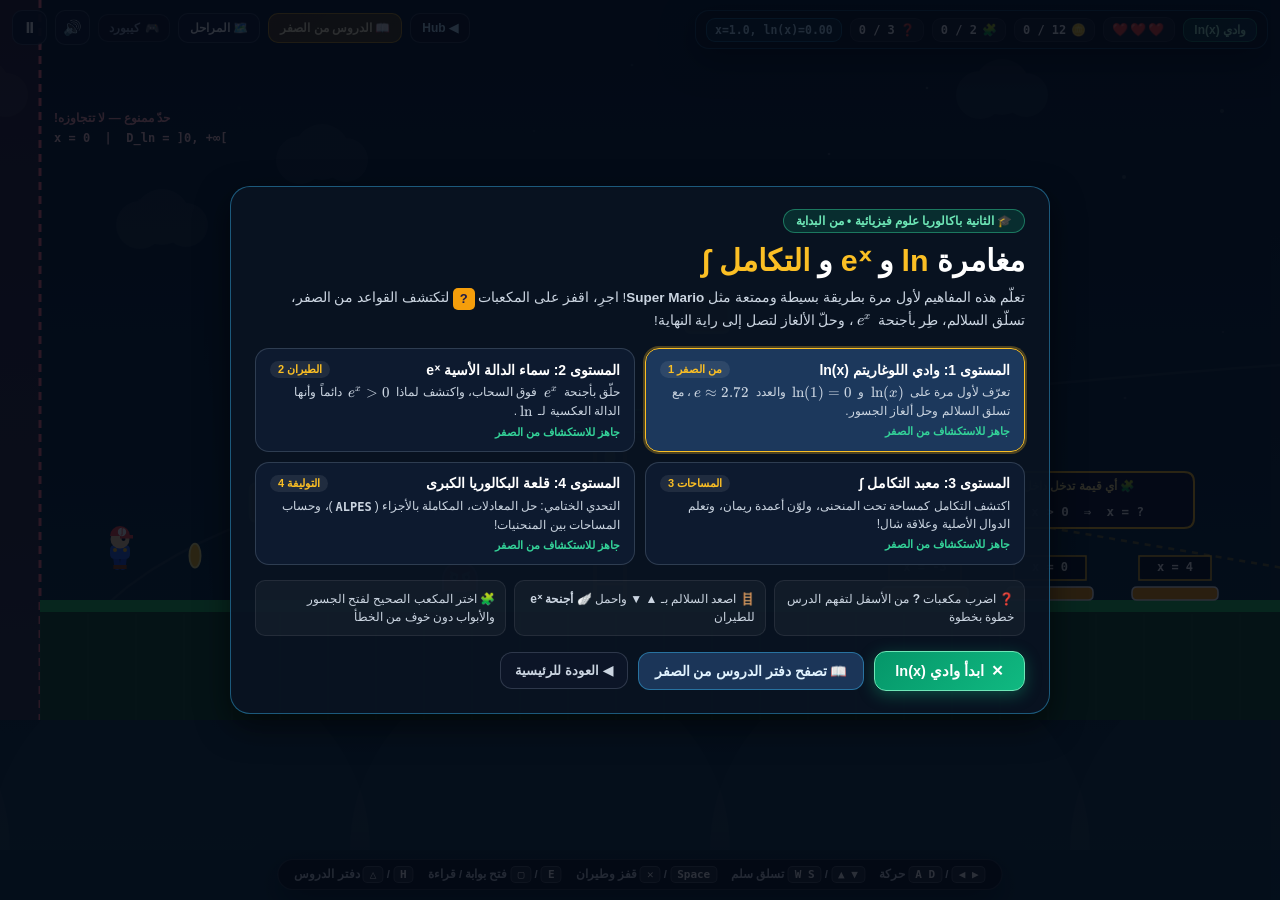
<file: games/ln-e-integral-quest/index.html>
<!DOCTYPE html>
<html lang="ar" dir="rtl">
<head>
  <meta charset="UTF-8" />
  <meta name="viewport" content="width=device-width, initial-scale=1.0, maximum-scale=1.0, user-scalable=no, viewport-fit=cover" />
  <title>مغامرة ln و e والتكامل — 2BAC علوم فيزيائية | Math Arcade</title>
  <meta name="description" content="لعبة منصات تعليمية بسيطة بأسلوب Super Mario (جري، تسلق، طيران، ألغاز) لتعلم الدالة اللوغاريتمية ln والدالة الأسية eˣ والتكامل من الصفر لتلاميذ الثانية باك علوم فيزيائية." />
  <link rel="stylesheet" href="../../shared/vendor/katex/katex.min.css" />
  <link rel="stylesheet" href="css/style.css" />
</head>
<body>
  <canvas id="gameCanvas" aria-label="ساحة مغامرة الرياضيات"></canvas>

  <!-- TOP HUD -->
  <header class="hud-bar" id="hudBar">
    <div class="hud-group hud-stats glass-panel">
      <div class="world-pill" id="hudWorldLabel">المستوى 1: وادي ln</div>

      <div class="stat-chip hearts-chip" title="قلوب الحياة">
        <span id="hudHearts" class="hearts-icons">❤️❤️❤️</span>
      </div>

      <div class="stat-chip" title="العملات الرياضية">
        <span class="chip-ico">🪙</span>
        <span id="hudCoins" class="math-ltr">0 / 12</span>
      </div>

      <div class="stat-chip" title="الألغاز المحلولة">
        <span class="chip-ico">🧩</span>
        <span id="hudPuzzles" class="math-ltr">0 / 2</span>
      </div>

      <div class="stat-chip" title="بطاقات الدروس المكتشفة">
        <span class="chip-ico">❓</span>
        <span id="hudLessons" class="math-ltr">0 / 3</span>
      </div>

      <div class="wing-meter hidden" id="hudWingWrap" title="طاقة أجنحة الطيران eˣ">
        <span class="wing-ico">🪽</span>
        <div class="wing-track">
          <div class="wing-fill" id="hudWingFill" style="width: 100%"></div>
        </div>
      </div>

      <div class="stat-chip coord-chip" id="hudCoordChip" title="إحداثياتك الحية على المنحنى">
        <span id="hudCoordMath" class="math-ltr">x=1, ln(1)=0</span>
      </div>
    </div>

    <div class="hud-group hud-actions">
      <a href="../../index.html?from=game" class="arcade-btn tool-btn hub-btn" id="btnHubTop" title="العودة إلى قائمة الألعاب">
        <span>◀ Hub</span>
      </a>

      <button type="button" class="arcade-btn tool-btn notebook-btn" id="btnOpenNotebook" title="دفتر الدروس من الصفر [H / △]">
        <span>📖 الدروس من الصفر</span>
      </button>

      <button type="button" class="arcade-btn tool-btn" id="btnLevelMenu" title="اختيار المستوى">
        <span>🗺️ المراحل</span>
      </button>

      <div class="gp-status disconnected" id="gpStatusPill" title="حالة يد التحكم">
        <span>🎮</span>
        <span id="gpStatusLabel">كيبورد</span>
      </div>

      <button type="button" class="arcade-btn icon-btn" id="btnToggleAudio" aria-label="تبديل الصوت" title="الصوت [M]">🔊</button>
      <button type="button" class="arcade-btn icon-btn" id="btnTogglePause" aria-label="إيقاف مؤقت" title="إيقاف مؤقت [Esc / P]">⏸</button>
    </div>
  </header>

  <!-- NON-BLOCKING EDUCATIONAL TOAST BANNER -->
  <div class="world-toast" id="worldToast" aria-live="polite"></div>

  <!-- CONTEXT PROMPT (when near ladder / gate / puzzle) -->
  <div class="context-pill hidden" id="contextPill"></div>

  <!-- DESKTOP COMPACT LEGEND -->
  <div class="desktop-legend glass-panel" id="desktopLegend">
    <span><kbd>◀ ▶</kbd> / <kbd>A D</kbd> حركة</span>
    <span><kbd>▲ ▼</kbd> / <kbd>W S</kbd> تسلق سلم</span>
    <span><kbd>Space</kbd> / <kbd>✕</kbd> قفز وطيران</span>
    <span><kbd>E</kbd> / <kbd>▢</kbd> فتح بوابة / قراءة</span>
    <span><kbd>H</kbd> / <kbd>△</kbd> دفتر الدروس</span>
  </div>

  <!-- TOUCH / ON-SCREEN MARIO CONTROLS (Mobile & Tablet + Clickable Quick Controls) -->
  <div class="touch-controls" id="touchControls">
    <div class="touch-dpad">
      <button type="button" class="pad-btn pad-up" id="btnTouchUp" aria-label="أعلى / تسلق">▲</button>
      <div class="pad-mid-row">
        <button type="button" class="pad-btn pad-right" id="btnTouchRight" aria-label="يمين">▶</button>
        <button type="button" class="pad-btn pad-left" id="btnTouchLeft" aria-label="يسار">◀</button>
      </div>
      <button type="button" class="pad-btn pad-down" id="btnTouchDown" aria-label="أسفل / تسلق">▼</button>
    </div>

    <div class="touch-actions">
      <button type="button" class="act-btn act-interact" id="btnTouchInteract" title="تفاعل / فتح البوابة [E / ▢]">
        <span class="ps-dot sq">▢</span>
        <small>تفاعل</small>
      </button>
      <button type="button" class="act-btn act-jump" id="btnTouchJump" title="قفز / طيران [Space / ✕]">
        <span class="ps-dot cross">✕</span>
        <small id="touchJumpLabel">قفز</small>
      </button>
    </div>
  </div>

  <!-- =======================================================================
       1. START & WORLD SELECT MODAL
       ======================================================================= -->
  <section class="modal-backdrop" id="startModal" role="dialog" aria-modal="true" aria-labelledby="startTitle">
    <div class="modal-card start-card glass-panel">
      <div class="start-hero">
        <div class="hero-badge">🎓 الثانية باكالوريا علوم فيزيائية • من البداية</div>
        <h1 class="modal-title" id="startTitle">مغامرة <span>ln</span> و <span>eˣ</span> و <span>التكامل ∫</span></h1>
        <p class="modal-lead">
          تعلّم هذه المفاهيم لأول مرة بطريقة بسيطة وممتعة مثل <strong>Super Mario</strong>! اجرِ، اقفز على المكعبات <span class="q-inline">?</span> لتكتشف القواعد من الصفر، تسلّق السلالم، طِر بأجنحة <span data-katex="e^x"></span>، وحلّ الألغاز لتصل إلى راية النهاية!
        </p>
      </div>

      <div class="world-grid" id="worldGrid">
        <!-- Populated dynamically by game.js -->
      </div>

      <div class="quick-how-row">
        <div class="how-chip">❓ اضرب مكعبات <strong>?</strong> من الأسفل لتفهم الدرس خطوة بخطوة</div>
        <div class="how-chip">🪜 اصعد السلالم بـ <strong>▲ ▼</strong> واحمل <strong>🪽 أجنحة eˣ</strong> للطيران</div>
        <div class="how-chip">🧩 اختر المكعب الصحيح لفتح الجسور والأبواب دون خوف من الخطأ</div>
      </div>

      <div class="start-footer-actions">
        <button type="button" class="arcade-btn btn-primary" id="btnStartAdventure">
          <span>✕</span>
          <span id="btnStartLabel">ابدأ المستوى 1 (من الصفر!)</span>
        </button>

        <button type="button" class="arcade-btn btn-secondary" id="btnOpenNotebookFromStart">
          <span>📖 تصفح دفتر الدروس من الصفر</span>
        </button>

        <a href="../../index.html?from=game" class="arcade-btn btn-ghost">
          <span>◀ العودة للرئيسية</span>
        </a>
      </div>
    </div>
  </section>

  <!-- =======================================================================
       2. MINI LESSON DISCOVERY MODAL (? Block Bump)
       ======================================================================= -->
  <section class="modal-backdrop hidden" id="lessonModal" role="dialog" aria-modal="true" aria-labelledby="lessonTitle">
    <div class="modal-card lesson-card glass-panel">
      <div class="lesson-top-row">
        <span class="lesson-pill" id="lessonPill">✨ اكتشاف جديد من الصفر</span>
        <span class="lesson-step" id="lessonStepTag">بطاقة 1 / 3</span>
      </div>

      <h2 class="modal-title small-title" id="lessonTitle">عنوان الدرس</h2>

      <div class="lesson-layout">
        <div class="lesson-text-col">
          <div class="lesson-body" id="lessonBody"></div>
          <div class="lesson-formula-box" id="lessonFormulaBox"></div>
          <div class="lesson-example-box" id="lessonExampleBox"></div>
        </div>
        <div class="lesson-visual-col">
          <canvas id="lessonCanvas" width="320" height="210"></canvas>
          <div class="canvas-caption" id="lessonCanvasCaption">رسم توضيحي</div>
        </div>
      </div>

      <div class="modal-footer-end">
        <button type="button" class="arcade-btn btn-primary" id="btnCloseLesson">
          <span>✕</span>
          <span>فهمت! متابعة المغامرة [Space / Enter]</span>
        </button>
      </div>
    </div>
  </section>

  <!-- =======================================================================
       3. INTERACTIVE CASTLE GATE PUZZLE MODAL
       ======================================================================= -->
  <section class="modal-backdrop hidden" id="gatePuzzleModal" role="dialog" aria-modal="true" aria-labelledby="gatePuzzleTitle">
    <div class="modal-card gate-card glass-panel">
      <div class="lesson-top-row">
        <span class="lesson-pill puzzle-pill" id="gateWorldBadge">🏰 لغز بوابة القلعة</span>
        <span class="lesson-step" id="gateStepBadge">التحدي 1 / 2</span>
      </div>

      <h2 class="modal-title small-title" id="gatePuzzleTitle">افتح البوابة للوصول إلى الراية!</h2>

      <div class="gate-visual-box">
        <canvas id="gateCanvas" width="460" height="140"></canvas>
        <div class="gate-slider-row hidden" id="gateSliderRow">
          <label for="gateSlider" id="gateSliderLabel">حرّك المستطيلات لترى المساحة:</label>
          <input type="range" id="gateSlider" min="1" max="12" value="4" />
          <span class="math-ltr" id="gateSliderVal">n = 4</span>
        </div>
      </div>

      <div class="gate-prompt" id="gatePrompt"></div>

      <div class="gate-options" id="gateOptions">
        <button type="button" class="arcade-btn gate-opt-btn" id="gateOpt0" data-idx="0">
          <span class="ps-dot cross">✕</span>
          <span class="opt-label"></span>
        </button>
        <button type="button" class="arcade-btn gate-opt-btn" id="gateOpt1" data-idx="1">
          <span class="ps-dot circle">◯</span>
          <span class="opt-label"></span>
        </button>
        <button type="button" class="arcade-btn gate-opt-btn" id="gateOpt2" data-idx="2">
          <span class="ps-dot sq">▢</span>
          <span class="opt-label"></span>
        </button>
        <button type="button" class="arcade-btn gate-opt-btn" id="gateOpt3" data-idx="3">
          <span class="ps-dot tri">△</span>
          <span class="opt-label"></span>
        </button>
      </div>

      <div class="gate-hint hidden" id="gateHintBox"></div>
      <div class="gate-feedback hidden" id="gateFeedbackBox"></div>

      <div class="gate-footer">
        <button type="button" class="arcade-btn btn-secondary" id="btnGateHint">
          <span>💡 تلميح وشرح بسيط [H / R1]</span>
        </button>
        <button type="button" class="arcade-btn btn-ghost" id="btnGateClose">
          <span>العودة للمرحلة [Esc]</span>
        </button>
      </div>
    </div>
  </section>

  <!-- =======================================================================
       4. STUDY NOTEBOOK MODAL (دفتر الدروس من الصفر)
       ======================================================================= -->
  <section class="modal-backdrop hidden" id="notebookModal" role="dialog" aria-modal="true" aria-labelledby="notebookTitle">
    <div class="modal-card notebook-card glass-panel">
      <div class="notebook-header">
        <h2 class="modal-title small-title" id="notebookTitle">📖 دفتر الدروس من الصفر — <span>2BAC علوم فيزيائية</span></h2>
        <button type="button" class="arcade-btn icon-btn" id="btnCloseNotebook" aria-label="إغلاق">✕</button>
      </div>

      <div class="notebook-tabs" id="notebookTabs">
        <button type="button" class="arcade-btn nb-tab active" data-tab="ln">1. الدالة ln(x)</button>
        <button type="button" class="arcade-btn nb-tab" data-tab="exp">2. الدالة الأسية eˣ</button>
        <button type="button" class="arcade-btn nb-tab" data-tab="integral">3. التكامل ∫</button>
        <button type="button" class="arcade-btn nb-tab" data-tab="cheatsheet">4. ملخص القواعد</button>
      </div>

      <div class="notebook-content" id="notebookContent">
        <!-- Rendered with KaTeX by game.js -->
      </div>

      <div class="modal-footer-end">
        <button type="button" class="arcade-btn btn-primary" id="btnReturnFromNotebook">
          <span>✕ العودة للمغامرة</span>
        </button>
      </div>
    </div>
  </section>

  <!-- =======================================================================
       5. PAUSE MODAL
       ======================================================================= -->
  <section class="modal-backdrop hidden" id="pauseModal" role="dialog" aria-modal="true" aria-labelledby="pauseTitle">
    <div class="modal-card pause-card glass-panel">
      <h2 class="modal-title small-title" id="pauseTitle">إيقاف مؤقت ⏸</h2>
      <p class="modal-lead">خذ وقتك! يمكنك مراجعة الدروس أو تبديل المستوى في أي لحظة.</p>

      <div class="pause-stack">
        <button type="button" class="arcade-btn btn-primary pause-item" id="btnPauseResume">✕ استئناف اللعب [Esc]</button>
        <button type="button" class="arcade-btn btn-secondary pause-item" id="btnPauseNotebook">📖 فتح دفتر الدروس من الصفر</button>
        <button type="button" class="arcade-btn btn-secondary pause-item" id="btnPauseLevels">🗺️ اختيار مستوى آخر (1–4)</button>
        <button type="button" class="arcade-btn btn-secondary pause-item" id="btnPauseRestart">🔄 إعادة هذا المستوى</button>
        <a href="../../index.html?from=game" class="arcade-btn btn-ghost pause-item">◀ العودة إلى Math Arcade Hub</a>
      </div>
    </div>
  </section>

  <!-- =======================================================================
       6. LEVEL VICTORY MODAL
       ======================================================================= -->
  <section class="modal-backdrop hidden" id="victoryModal" role="dialog" aria-modal="true" aria-labelledby="victoryTitle">
    <div class="modal-card victory-card glass-panel">
      <div class="victory-stars" id="victoryStars">⭐⭐⭐</div>
      <h2 class="modal-title" id="victoryTitle">أحسنت! أنهيت المستوى! 🎉</h2>
      <p class="modal-lead" id="victorySubtitle"></p>

      <div class="victory-stats">
        <div class="v-stat">
          <small>العملات</small>
          <strong id="vCoins" class="math-ltr">12 / 12</strong>
        </div>
        <div class="v-stat">
          <small>الدروس المكتشفة</small>
          <strong id="vLessons" class="math-ltr">3 / 3</strong>
        </div>
        <div class="v-stat">
          <small>الألغاز المحلولة</small>
          <strong id="vPuzzles" class="math-ltr">2 / 2</strong>
        </div>
      </div>

      <div class="takeaways-box" id="victoryTakeaways"></div>

      <div class="start-footer-actions">
        <button type="button" class="arcade-btn btn-primary" id="btnNextLevel">
          <span>✕</span>
          <span id="btnNextLevelLabel">الانتقال للمستوى التالي ▶</span>
        </button>
        <button type="button" class="arcade-btn btn-secondary" id="btnVictoryLevels">🗺️ المراحل</button>
        <a href="../../index.html?from=game" class="arcade-btn btn-ghost">◀ القائمة الرئيسية</a>
      </div>
    </div>
  </section>

  <script src="../../shared/vendor/katex/katex.min.js"></script>
  <script src="../../shared/katex-kit.js"></script>
  <script src="js/lessons.js"></script>
  <script src="js/levels.js"></script>
  <script src="js/audio.js"></script>
  <script src="js/controls.js"></script>
  <script src="js/renderer.js"></script>
  <script src="js/game.js"></script>
</body>
</html>
</file>
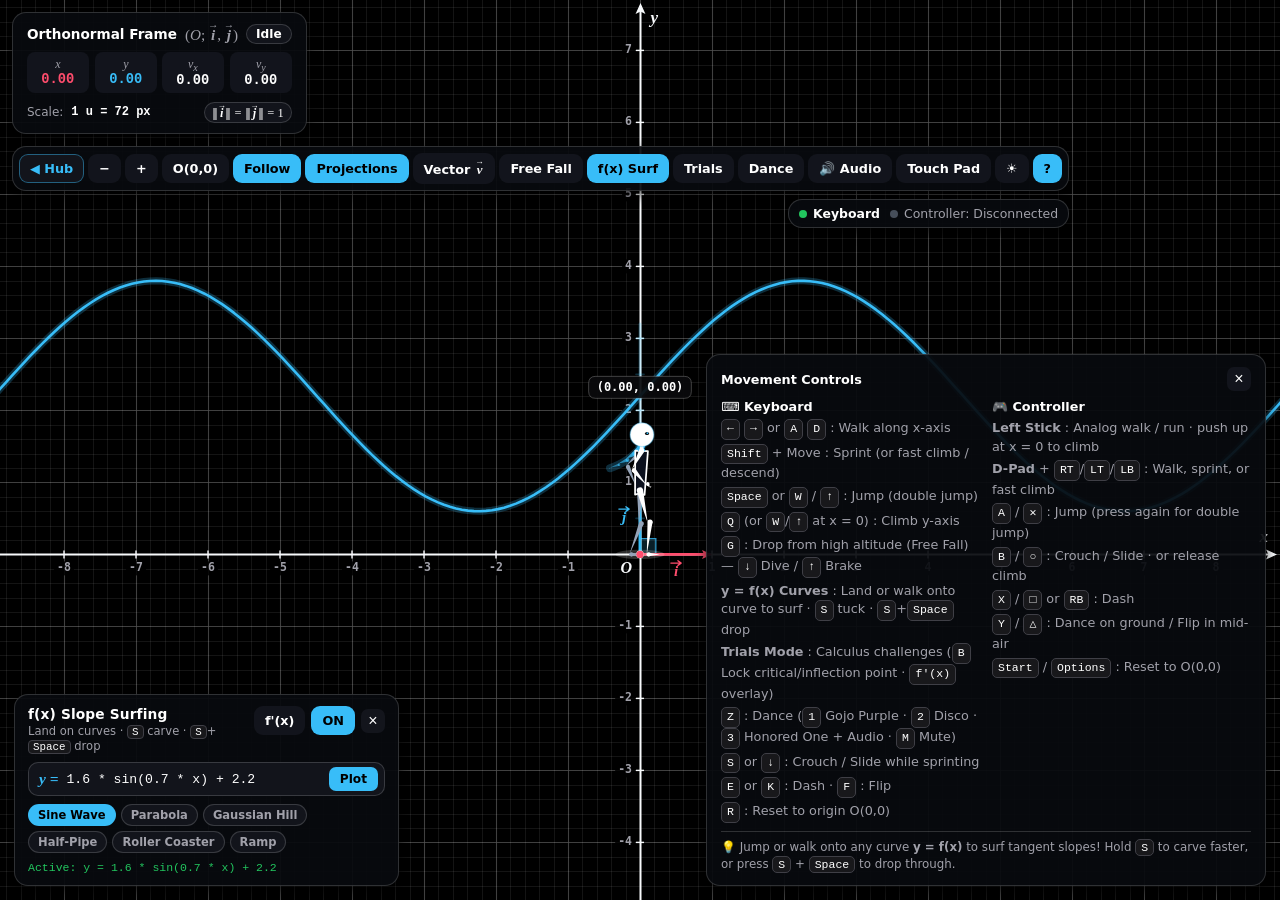
<file: games/stickman-cartesian-game/index.html>
<!DOCTYPE html>
<html lang="en" dir="ltr">
<head>
  <meta charset="UTF-8" />
  <meta name="viewport" content="width=device-width, initial-scale=1.0, maximum-scale=1.0, user-scalable=no" />
  <title>Stickman · Orthonormal Cartesian Frame — Math Arcade</title>
  <link rel="stylesheet" href="css/style.css" />
</head>
<body class="theme-black">
  <div id="app">
    <canvas id="gridCanvas" aria-hidden="true"></canvas>
    <canvas id="gameCanvas" aria-label="Playfield - Orthonormal Cartesian Coordinate System"></canvas>

    <!-- Top HUD Bar -->
    <header class="hud-top">
      <!-- Live Math Coordinates & Physics Card -->
      <section class="hud-card telemetry-card" aria-label="Coordinates & Motion">
        <div class="card-header">
          <span class="badge-title">Orthonormal Frame</span>
          <span class="math-basis">(<i>O</i>; <span class="vec">i</span>, <span class="vec">j</span>)</span>
          <span id="stateBadge" class="state-badge">Idle</span>
        </div>

        <div class="telemetry-grid">
          <div class="metric">
            <span class="metric-label">x</span>
            <span id="coordX" class="metric-value accent-x">0.00</span>
          </div>
          <div class="metric">
            <span class="metric-label">y</span>
            <span id="coordY" class="metric-value accent-y">0.00</span>
          </div>
          <div class="metric">
            <span class="metric-label">v<sub>x</sub></span>
            <span id="velX" class="metric-value">0.00</span>
          </div>
          <div class="metric">
            <span class="metric-label">v<sub>y</sub></span>
            <span id="velY" class="metric-value">0.00</span>
          </div>
        </div>

        <div class="scale-row">
          <span class="scale-label">Scale:</span>
          <span id="scaleInfo" class="scale-value">1 u = 72 px</span>
          <span class="ortho-pill" title="Perpendicular axes with equal unit basis lengths">‖<span class="vec">i</span>‖ = ‖<span class="vec">j</span>‖ = 1</span>
        </div>
      </section>

      <!-- Toolbar & Input Status -->
      <div class="hud-right-stack">
        <nav class="hud-card toolbar-card" aria-label="View Controls">
          <a href="../../index.html?from=game" class="tool-btn hub-back-btn" title="Back to Math Arcade Hub" aria-label="Back to Math Arcade Hub">◀ Hub</a>
          <button id="btnZoomOut" class="tool-btn" title="Zoom Out (-)" aria-label="Zoom Out">−</button>
          <button id="btnZoomIn" class="tool-btn" title="Zoom In (+)" aria-label="Zoom In">+</button>
          <button id="btnReset" class="tool-btn" title="Reset to Origin O(0,0) (R)" aria-label="Reset to O(0, 0)">O(0,0)</button>
          <button id="btnFollow" class="tool-btn active" title="Auto-Follow Camera (C)" aria-pressed="true">Follow</button>
          <button id="btnProjections" class="tool-btn active" title="Show (x, y) Projections (P)" aria-pressed="true">Projections</button>
          <button id="btnVelocity" class="tool-btn" title="Show Velocity Vector v (V)" aria-pressed="false">Vector <span class="vec">v</span></button>
          <button id="btnFreeFall" class="tool-btn" title="Drop from Altitude for Free Fall (G)">Free Fall</button>
          <button id="btnFunc" class="tool-btn active" title="Toggle Function Plotter Panel" aria-pressed="true">f(x) Surf</button>
          <button id="btnTrials" class="tool-btn" title="Derivative Mastery Challenges" aria-pressed="false">Trials</button>
          <button id="btnDance" class="tool-btn" title="Toggle Dance (Z)" aria-pressed="false">Dance</button>
          <button id="btnAudio" class="tool-btn" title="Mute/Unmute Honored One Audio (M)" aria-pressed="false" aria-label="Dance 3 Audio" data-audio-state="idle">🔊 Audio</button>
          <button id="btnTouchPad" class="tool-btn" title="Toggle On-Screen Touch Controls" aria-pressed="false">Touch Pad</button>
          <button id="btnTheme" class="tool-btn" title="Toggle Theme (T)" aria-label="Toggle Theme">☀️</button>
          <button id="btnHelp" class="tool-btn active" title="Controls Guide (H)" aria-pressed="true">?</button>
        </nav>

        <!-- Input Device Status -->
        <div class="hud-card input-status-card">
          <div class="input-pill" id="keyboardPill">
            <span class="status-dot active" id="kbDot"></span>
            <span>Keyboard</span>
          </div>
          <div class="input-pill" id="gamepadPill">
            <span class="status-dot" id="gpDot"></span>
            <span id="gpLabel">Controller: Disconnected</span>
          </div>
          <!-- Mini live gamepad visualizer when connected -->
          <div id="gpMonitor" class="gp-monitor hidden" aria-hidden="true">
            <div class="gp-stick-box">
              <div class="gp-stick-dot" id="gpStickDot"></div>
            </div>
            <div class="gp-buttons-mini">
              <span class="gp-btn" id="gpBtnA">A</span>
              <span class="gp-btn" id="gpBtnB">B</span>
              <span class="gp-btn" id="gpBtnX">X</span>
              <span class="gp-btn" id="gpBtnY">Y</span>
              <span class="gp-btn" id="gpBtnRun">RT</span>
            </div>
          </div>
        </div>
      </div>
    </header>

    <!-- Collapsible Controls Legend -->
    <aside id="helpPanel" class="hud-card help-panel" aria-label="Controls Guide">
      <div class="help-header">
        <strong>Movement Controls</strong>
        <button id="btnCloseHelp" class="close-mini" aria-label="Close">×</button>
      </div>
      <div class="help-columns">
        <div class="help-col">
          <div class="help-col-title">⌨️ Keyboard</div>
          <ul>
            <li><kbd>←</kbd> <kbd>→</kbd> or <kbd>A</kbd> <kbd>D</kbd> : Walk along x-axis</li>
            <li><kbd>Shift</kbd> + Move : Sprint (or fast climb / descend)</li>
            <li><kbd>Space</kbd> or <kbd>W</kbd> / <kbd>↑</kbd> : Jump (double jump)</li>
            <li><kbd>Q</kbd> (or <kbd>W</kbd>/<kbd>↑</kbd> at x = 0) : Climb y-axis</li>
            <li><kbd>G</kbd> : Drop from high altitude (Free Fall) — <kbd>↓</kbd> Dive / <kbd>↑</kbd> Brake</li>
            <li><b>y = f(x) Curves</b> : Land or walk onto curve to surf · <kbd>S</kbd> tuck · <kbd>S</kbd>+<kbd>Space</kbd> drop</li>
            <li><b>Trials Mode</b> : Calculus challenges (<kbd>B</kbd> Lock critical/inflection point · <kbd>f'(x)</kbd> overlay)</li>
            <li><kbd>Z</kbd> : Dance (<kbd>1</kbd> Gojo Purple · <kbd>2</kbd> Disco · <kbd>3</kbd> Honored One + Audio · <kbd>M</kbd> Mute)</li>
            <li><kbd>S</kbd> or <kbd>↓</kbd> : Crouch / Slide while sprinting</li>
            <li><kbd>E</kbd> or <kbd>K</kbd> : Dash · <kbd>F</kbd> : Flip</li>
            <li><kbd>R</kbd> : Reset to origin O(0,0)</li>
          </ul>
        </div>
        <div class="help-col">
          <div class="help-col-title">🎮 Controller</div>
          <ul>
            <li><b>Left Stick</b> : Analog walk / run · push up at x = 0 to climb</li>
            <li><b>D-Pad</b> + <kbd>RT</kbd>/<kbd>LT</kbd>/<kbd>LB</kbd> : Walk, sprint, or fast climb</li>
            <li><kbd>A</kbd> / <kbd>✕</kbd> : Jump (press again for double jump)</li>
            <li><kbd>B</kbd> / <kbd>○</kbd> : Crouch / Slide · or release climb</li>
            <li><kbd>X</kbd> / <kbd>□</kbd> or <kbd>RB</kbd> : Dash</li>
            <li><kbd>Y</kbd> / <kbd>△</kbd> : Dance on ground / Flip in mid-air</li>
            <li><kbd>Start</kbd> / <kbd>Options</kbd> : Reset to O(0,0)</li>
          </ul>
        </div>
      </div>
      <div class="help-footer">
        💡 Jump or walk onto any curve <b>y = f(x)</b> to surf tangent slopes! Hold <kbd>S</kbd> to carve faster, or press <kbd>S</kbd> + <kbd>Space</kbd> to drop through.
      </div>
    </aside>

    <!-- Optional On-Screen Virtual Controller -->
    <div id="virtualPad" class="virtual-pad hidden" aria-label="Virtual Touch Controls">
      <div class="vpad-left">
        <button class="vbtn" data-action="left" aria-label="Left">◀</button>
        <button class="vbtn" data-action="up" aria-label="Climb / Up">▲</button>
        <button class="vbtn" data-action="down" aria-label="Crouch / Down">▼</button>
        <button class="vbtn" data-action="right" aria-label="Right">▶</button>
      </div>
      <div class="vpad-right">
        <button class="vbtn vbtn-pill" data-action="sprint">RUN</button>
        <button class="vbtn vbtn-action" data-action="dance">DANCE</button>
        <button class="vbtn vbtn-action" data-action="dash">DASH</button>
        <button class="vbtn vbtn-jump" data-action="jump">JUMP</button>
      </div>
    </div>

    <!-- Math Function Plotter & Slope Surfing Card -->
    <section id="funcPanel" class="hud-card func-panel" aria-label="Function Plotter & Slope Surfing">
      <div class="func-header">
        <div class="func-title-wrap">
          <strong>f(x) Slope Surfing</strong>
          <span class="func-hint">Land on curves · <kbd>S</kbd> carve · <kbd>S</kbd>+<kbd>Space</kbd> drop</span>
        </div>
        <div class="func-header-actions">
          <button id="btnDerivOverlay" class="tool-btn" aria-pressed="false" title="Overlay Live Derivative Curve y = f'(x)">f'(x)</button>
          <button id="btnToggleFunc" class="tool-btn active" aria-pressed="true" title="Show/Hide Function Curve">ON</button>
          <button id="btnCloseFunc" class="close-mini" aria-label="Hide Function Card">×</button>
        </div>
      </div>

      <form id="funcForm" class="func-form" autocomplete="off">
        <label class="func-eq-label" for="funcInput">y =</label>
        <input
          id="funcInput"
          type="text"
          spellcheck="false"
          value="1.6 * sin(0.7 * x) + 2.2"
          placeholder="e.g. 1.6*sin(0.7*x) + 2.2"
          aria-label="Function expression f(x)"
        />
        <button id="btnApplyFunc" type="submit" class="func-apply-btn">Plot</button>
      </form>

      <div id="funcPresets" class="func-presets" role="group" aria-label="Preset Functions"></div>
      <div id="funcStatus" class="func-status" aria-live="polite">
        Active: y = 1.6 * sin(0.7 * x) + 2.2
      </div>
    </section>

    <!-- Derivative Mastery Trials Card -->
    <section id="trialPanel" class="hud-card trial-panel hidden" dir="rtl" aria-label="تحديات إتقان المشتقات">
      <div class="trial-header">
        <div class="trial-header-title">
          <strong>تحديات إتقان المشتقات</strong>
          <span id="trialProgress" class="trial-progress">0/6 مكتمل</span>
        </div>
        <button id="btnCloseTrial" class="close-mini" aria-label="إغلاق وضع التحديات">×</button>
      </div>

      <div id="trialTabs" class="trial-tabs" role="tablist" aria-label="اختر التحدي"></div>

      <div class="trial-body">
        <div id="trialTitle" class="trial-title"></div>
        <div id="trialConcept" class="trial-concept"></div>
        <p id="trialPrompt" class="trial-prompt"></p>
      </div>

      <form id="trialForm" class="func-form trial-form" dir="ltr" autocomplete="off">
        <label class="func-eq-label" for="trialExprInput">f(x) =</label>
        <input
          id="trialExprInput"
          type="text"
          spellcheck="false"
          placeholder="اكتب الدالة f(x)..."
          aria-label="صيغة الدالة f(x)"
        />
        <button id="btnTrialPlot" type="submit" class="func-apply-btn">تطبيق</button>
      </form>

      <div id="trialMarkRow" class="trial-mark-row hidden">
        <button id="btnTrialMark" type="button" class="trial-mark-btn">
          ثبّت النقطة عند <span dir="ltr">x</span> الحالي <kbd dir="ltr">B</kbd>
        </button>
      </div>

      <ul id="trialChecks" class="trial-checks" aria-live="polite"></ul>

      <div id="trialFeedback" class="trial-feedback hidden" aria-live="polite"></div>
      <div id="trialHintBox" class="trial-hint-box hidden"></div>

      <div class="trial-footer">
        <button id="btnTrialHint" type="button" class="tool-btn">تلميح</button>
        <div class="trial-nav-btns">
          <button id="btnTrialPrev" type="button" class="tool-btn" title="التحدي السابق">السابق</button>
          <button id="btnTrialReset" type="button" class="tool-btn" title="إعادة ضبط التحدي (R)">إعادة</button>
          <button id="btnTrialNext" type="button" class="tool-btn trial-next-btn" title="التحدي التالي">التالي ←</button>
        </div>
      </div>
    </section>
  </div>

  <script type="module" src="js/game.js"></script>
</body>
</html>
</file>
<file: games/ln-e-integral-quest/css/style.css>
:root {
  --bg-deep: #07111e;
  --panel-bg: rgba(9, 19, 34, 0.95);
  --card-bg: rgba(15, 29, 51, 0.92);
  --border-soft: rgba(148, 163, 184, 0.25);
  --border-bright: rgba(56, 189, 248, 0.45);

  --emerald: #10b981;
  --emerald-light: #34d399;
  --gold: #fbbf24;
  --sky: #38bdf8;
  --coral: #fb7185;
  --violet: #a855f7;
  --text-main: #f8fafc;
  --text-sub: #cbd5e1;
  --text-muted: #94a3b8;
}

*,
*::before,
*::after {
  box-sizing: border-box;
  margin: 0;
  padding: 0;
  user-select: none;
  -webkit-user-select: none;
  -webkit-tap-highlight-color: transparent;
}

html,
body {
  width: 100%;
  height: 100dvh;
  height: 100vh;
  overflow: hidden;
  background: var(--bg-deep);
  color: var(--text-main);
  font-family: 'Cairo', 'Noto Sans Arabic', 'Segoe UI', Tahoma, Arial, sans-serif;
  position: relative;
}

.hidden {
  display: none !important;
}

.math-ltr {
  font-family: 'JetBrains Mono', ui-monospace, SFMono-Regular, Menlo, Consolas, monospace;
  direction: ltr;
  unicode-bidi: isolate;
}

.katex-bdi {
  display: inline-block;
  direction: ltr;
  unicode-bidi: isolate;
  margin-inline: 3px;
  vertical-align: middle;
}

.katex-display-bdi {
  display: block;
  direction: ltr;
  unicode-bidi: isolate;
  text-align: center;
  margin: 8px 0;
  overflow-x: auto;
  padding: 4px 0;
}

#gameCanvas {
  display: block;
  position: fixed;
  inset: 0;
  width: 100%;
  height: 100dvh;
  height: 100vh;
  touch-action: none;
}

.glass-panel {
  background: var(--panel-bg);
  border: 1.5px solid var(--border-soft);
  box-shadow: 0 12px 32px rgba(0, 0, 0, 0.55);
}

.arcade-btn {
  appearance: none;
  font-family: inherit;
  color: inherit;
  background: var(--card-bg);
  border: 1.5px solid rgba(148, 163, 184, 0.3);
  border-radius: 12px;
  cursor: pointer;
  text-decoration: none;
  display: inline-flex;
  align-items: center;
  justify-content: center;
  gap: 7px;
  font-weight: 800;
  transition: transform 0.12s ease, border-color 0.12s ease, background-color 0.12s ease;
}

.arcade-btn:hover:not(:disabled) {
  transform: translateY(-1px);
  border-color: var(--sky);
  background: rgba(21, 41, 72, 0.98);
}

.arcade-btn:active:not(:disabled) {
  transform: scale(0.96);
}

.arcade-btn:disabled {
  opacity: 0.45;
  cursor: not-allowed;
}

.btn-primary {
  padding: 11px 20px;
  font-size: 14.5px;
  background: linear-gradient(135deg, #059669, #10b981);
  border-color: #6ee7b7;
  color: #ffffff;
  box-shadow: 0 4px 16px rgba(16, 185, 129, 0.35);
}

.btn-primary:hover:not(:disabled) {
  background: linear-gradient(135deg, #10b981, #34d399);
  border-color: #ffffff;
}

.btn-secondary {
  padding: 10px 16px;
  font-size: 13.5px;
  background: rgba(30, 58, 95, 0.9);
  border-color: rgba(56, 189, 248, 0.45);
  color: #e0f2fe;
}

.btn-ghost {
  padding: 10px 14px;
  font-size: 13px;
  background: rgba(15, 23, 42, 0.72);
  border-color: rgba(148, 163, 184, 0.25);
  color: var(--text-sub);
}

.gp-focused {
  outline: 2.5px solid var(--gold) !important;
  outline-offset: 2px;
  border-color: var(--gold) !important;
  box-shadow: 0 0 0 4px rgba(251, 191, 36, 0.25) !important;
}

/* ==========================================================================
   TOP HUD BAR
   ========================================================================== */
.hud-bar {
  position: fixed;
  top: 10px;
  left: 12px;
  right: 12px;
  display: flex;
  align-items: flex-start;
  justify-content: space-between;
  gap: 8px;
  z-index: 20;
  pointer-events: none;
}

.hud-group {
  pointer-events: auto;
  display: flex;
  align-items: center;
  flex-wrap: wrap;
  gap: 8px;
}

.hud-stats {
  padding: 6px 10px;
  border-radius: 14px;
  border-color: rgba(56, 189, 248, 0.3);
}

.world-pill {
  padding: 4px 10px;
  border-radius: 9px;
  background: linear-gradient(135deg, rgba(16, 185, 129, 0.24), rgba(56, 189, 248, 0.2));
  border: 1px solid rgba(52, 211, 153, 0.45);
  font-size: 12px;
  font-weight: 900;
  color: #a7f3d0;
  white-space: nowrap;
}

.stat-chip {
  display: inline-flex;
  align-items: center;
  gap: 5px;
  padding: 4px 8px;
  border-radius: 9px;
  background: rgba(255, 255, 255, 0.05);
  border: 1px solid rgba(255, 255, 255, 0.09);
  font-size: 12px;
  font-weight: 800;
  white-space: nowrap;
}

.hearts-icons {
  letter-spacing: 2px;
  font-size: 13px;
}

.coord-chip {
  background: rgba(14, 116, 144, 0.22);
  border-color: rgba(56, 189, 248, 0.38);
  color: #bae6fd;
  font-size: 11.5px;
}

.wing-meter {
  display: inline-flex;
  align-items: center;
  gap: 6px;
  padding: 4px 9px;
  border-radius: 9px;
  background: rgba(245, 158, 11, 0.16);
  border: 1px solid rgba(251, 191, 36, 0.48);
}

.wing-ico {
  font-size: 13px;
}

.wing-track {
  width: 64px;
  height: 7px;
  border-radius: 999px;
  background: rgba(15, 23, 42, 0.9);
  overflow: hidden;
  border: 1px solid rgba(255, 255, 255, 0.15);
}

.wing-fill {
  height: 100%;
  border-radius: 999px;
  background: linear-gradient(90deg, #f59e0b, #fde047);
  transition: width 0.08s linear;
}

.tool-btn {
  padding: 7px 11px;
  font-size: 12px;
  border-radius: 10px;
}

.hub-btn {
  background: rgba(15, 23, 42, 0.92);
  color: #bae6fd;
}

.notebook-btn {
  background: linear-gradient(135deg, rgba(217, 119, 6, 0.35), rgba(245, 158, 11, 0.28));
  border-color: rgba(251, 191, 36, 0.6);
  color: #fef3c7;
}

.notebook-btn:hover:not(:disabled) {
  background: rgba(217, 119, 6, 0.55);
  border-color: #fde68a;
}

.icon-btn {
  width: 35px;
  height: 35px;
  padding: 0;
  font-size: 15px;
  border-radius: 10px;
}

.gp-status {
  display: inline-flex;
  align-items: center;
  gap: 5px;
  padding: 6px 10px;
  border-radius: 10px;
  font-size: 11.5px;
  font-weight: 800;
  background: rgba(16, 185, 129, 0.16);
  border: 1px solid rgba(16, 185, 129, 0.45);
  color: #6ee7b7;
}

.gp-status.disconnected {
  background: rgba(15, 23, 42, 0.85);
  border-color: rgba(148, 163, 184, 0.22);
  color: var(--text-muted);
}

/* ==========================================================================
   TOASTS & CONTEXT PROMPTS
   ========================================================================== */
.world-toast {
  position: fixed;
  top: 62px;
  left: 50%;
  transform: translateX(-50%) translateY(-8px);
  padding: 8px 18px;
  border-radius: 999px;
  background: rgba(7, 17, 30, 0.96);
  border: 1.5px solid rgba(52, 211, 153, 0.65);
  color: #ecfdf5;
  font-size: 13px;
  font-weight: 800;
  z-index: 18;
  pointer-events: none;
  opacity: 0;
  transition: opacity 0.22s ease, transform 0.22s ease;
  max-width: min(92vw, 640px);
  text-align: center;
  box-shadow: 0 8px 24px rgba(0, 0, 0, 0.5);
}

.world-toast.visible {
  opacity: 1;
  transform: translateX(-50%) translateY(0);
}

.world-toast.warn {
  border-color: rgba(251, 191, 36, 0.78);
  color: #fef3c7;
}

.context-pill {
  position: fixed;
  bottom: 58px;
  left: 50%;
  transform: translateX(-50%);
  padding: 7px 16px;
  border-radius: 999px;
  background: rgba(15, 23, 42, 0.94);
  border: 1.5px solid var(--gold);
  color: #fef3c7;
  font-size: 12.5px;
  font-weight: 900;
  z-index: 19;
  pointer-events: none;
  box-shadow: 0 6px 20px rgba(0, 0, 0, 0.5);
}

/* ==========================================================================
   DESKTOP LEGEND & TOUCH CONTROLS
   ========================================================================== */
.desktop-legend {
  position: fixed;
  bottom: 10px;
  left: 50%;
  transform: translateX(-50%);
  display: flex;
  align-items: center;
  justify-content: center;
  gap: 14px;
  padding: 6px 16px;
  border-radius: 999px;
  font-size: 11.5px;
  font-weight: 700;
  color: var(--text-sub);
  z-index: 17;
  white-space: nowrap;
}

.desktop-legend kbd {
  display: inline-block;
  padding: 1px 6px;
  border-radius: 5px;
  background: rgba(255, 255, 255, 0.1);
  border: 1px solid rgba(255, 255, 255, 0.2);
  font-family: monospace;
  font-size: 11px;
  color: #ffffff;
  direction: ltr;
}

.touch-controls {
  display: none;
  position: fixed;
  bottom: 14px;
  left: 14px;
  right: 14px;
  justify-content: space-between;
  align-items: flex-end;
  pointer-events: none;
  z-index: 22;
}

.touch-dpad,
.touch-actions {
  pointer-events: auto;
  display: flex;
  align-items: center;
  gap: 8px;
}

.touch-dpad {
  flex-direction: column;
  gap: 4px;
}

.pad-mid-row {
  display: flex;
  gap: 28px;
}

.pad-btn {
  width: 48px;
  height: 44px;
  border-radius: 12px;
  background: rgba(9, 19, 34, 0.78);
  border: 1.5px solid rgba(56, 189, 248, 0.48);
  color: #f8fafc;
  font-size: 16px;
  font-weight: 900;
  cursor: pointer;
  touch-action: none;
}

.pad-btn:active,
.pad-btn.active {
  background: rgba(56, 189, 248, 0.45);
  transform: scale(0.94);
}

.act-btn {
  width: 66px;
  height: 66px;
  border-radius: 999px;
  background: rgba(9, 19, 34, 0.85);
  border: 2px solid rgba(255, 255, 255, 0.3);
  color: #ffffff;
  display: flex;
  flex-direction: column;
  align-items: center;
  justify-content: center;
  gap: 2px;
  font-family: inherit;
  font-weight: 900;
  cursor: pointer;
  touch-action: none;
}

.act-jump {
  width: 74px;
  height: 74px;
  border-color: rgba(16, 185, 129, 0.75);
  background: rgba(6, 78, 59, 0.78);
}

.act-interact {
  border-color: rgba(251, 191, 36, 0.7);
  background: rgba(120, 53, 15, 0.72);
}

.act-btn small {
  font-size: 11px;
}

.ps-dot {
  display: inline-flex;
  align-items: center;
  justify-content: center;
  width: 22px;
  height: 22px;
  border-radius: 999px;
  font-size: 11px;
  font-weight: 900;
  direction: ltr;
  flex-shrink: 0;
}

.ps-dot.cross { background: rgba(56, 189, 248, 0.25); color: #38bdf8; border: 1px solid #38bdf8; }
.ps-dot.circle { background: rgba(251, 113, 133, 0.25); color: #fb7185; border: 1px solid #fb7185; }
.ps-dot.sq { background: rgba(192, 132, 252, 0.25); color: #d8b4fe; border: 1px solid #c084fc; }
.ps-dot.tri { background: rgba(52, 211, 153, 0.25); color: #34d399; border: 1px solid #34d399; }

/* ==========================================================================
   MODALS
   ========================================================================== */
.modal-backdrop {
  position: fixed;
  inset: 0;
  background: rgba(3, 8, 18, 0.84);
  display: flex;
  align-items: center;
  justify-content: center;
  padding: 16px;
  z-index: 50;
}

.modal-card {
  width: 100%;
  max-width: 820px;
  max-height: calc(100dvh - 32px);
  overflow-y: auto;
  border-radius: 20px;
  padding: 22px 24px;
  display: flex;
  flex-direction: column;
  gap: 15px;
  border-color: rgba(56, 189, 248, 0.42);
}

.pause-card {
  max-width: 440px;
}

.victory-card {
  max-width: 560px;
  text-align: center;
}

.notebook-card {
  max-width: 880px;
}

.start-hero {
  display: flex;
  flex-direction: column;
  gap: 8px;
}

.hero-badge {
  align-self: flex-start;
  padding: 4px 12px;
  border-radius: 999px;
  background: rgba(16, 185, 129, 0.16);
  border: 1px solid rgba(52, 211, 153, 0.45);
  color: #6ee7b7;
  font-size: 12px;
  font-weight: 800;
}

.modal-title {
  font-size: clamp(1.35rem, 2.8vw, 1.9rem);
  font-weight: 900;
  line-height: 1.25;
  color: #ffffff;
}

.modal-title.small-title {
  font-size: clamp(1.15rem, 2.2vw, 1.5rem);
}

.modal-title span {
  color: var(--gold);
}

.modal-lead {
  font-size: 13.5px;
  color: var(--text-sub);
  line-height: 1.7;
}

.q-inline {
  display: inline-flex;
  align-items: center;
  justify-content: center;
  width: 22px;
  height: 22px;
  border-radius: 5px;
  background: #f59e0b;
  color: #1e1b4b;
  font-weight: 900;
  font-size: 13px;
  vertical-align: middle;
}

.world-grid {
  display: grid;
  grid-template-columns: repeat(2, minmax(0, 1fr));
  gap: 10px;
}

.world-card {
  padding: 12px 14px;
  border-radius: 14px;
  background: rgba(15, 29, 51, 0.85);
  border: 1.5px solid rgba(148, 163, 184, 0.25);
  display: flex;
  flex-direction: column;
  align-items: flex-start;
  text-align: right;
  gap: 5px;
  cursor: pointer;
  color: inherit;
  font-family: inherit;
  transition: transform 0.14s ease, border-color 0.14s ease, background 0.14s ease;
}

.world-card:hover {
  transform: translateY(-2px);
  border-color: var(--sky);
}

.world-card.selected {
  border-color: var(--gold);
  background: rgba(30, 58, 95, 0.95);
  box-shadow: 0 0 0 2px rgba(251, 191, 36, 0.28);
}

.world-card-top {
  width: 100%;
  display: flex;
  align-items: center;
  justify-content: space-between;
  gap: 8px;
}

.world-card-title {
  font-size: 14px;
  font-weight: 900;
  color: #ffffff;
}

.world-card-badge {
  font-size: 11px;
  font-weight: 800;
  padding: 2px 8px;
  border-radius: 999px;
  background: rgba(255, 255, 255, 0.08);
  color: var(--gold);
}

.world-card-desc {
  font-size: 12px;
  color: var(--text-sub);
  line-height: 1.5;
}

.world-card-meta {
  font-size: 11px;
  color: var(--emerald-light);
  font-weight: 800;
}

.quick-how-row {
  display: grid;
  grid-template-columns: repeat(3, minmax(0, 1fr));
  gap: 8px;
}

.how-chip {
  padding: 9px 10px;
  border-radius: 10px;
  background: rgba(255, 255, 255, 0.04);
  border: 1px solid rgba(255, 255, 255, 0.08);
  font-size: 12px;
  color: var(--text-sub);
  line-height: 1.5;
}

.start-footer-actions {
  display: flex;
  flex-wrap: wrap;
  align-items: center;
  gap: 10px;
}

/* ---------- Mini Lesson Card ---------- */
.lesson-card {
  max-width: 780px;
  border-color: rgba(251, 191, 36, 0.52);
}

.lesson-top-row {
  display: flex;
  align-items: center;
  justify-content: space-between;
  flex-wrap: wrap;
  gap: 8px;
}

.lesson-pill {
  padding: 4px 12px;
  border-radius: 999px;
  font-size: 12px;
  font-weight: 900;
  background: rgba(245, 158, 11, 0.18);
  border: 1px solid rgba(251, 191, 36, 0.55);
  color: #fde68a;
}

.puzzle-pill {
  background: rgba(168, 85, 247, 0.2);
  border-color: rgba(192, 132, 252, 0.55);
  color: #e9d5ff;
}

.lesson-step {
  font-size: 12px;
  font-weight: 800;
  color: var(--sky);
}

.lesson-layout {
  display: grid;
  grid-template-columns: minmax(0, 1.25fr) minmax(240px, 0.9fr);
  gap: 16px;
  align-items: center;
}

.lesson-text-col {
  display: flex;
  flex-direction: column;
  gap: 10px;
}

.lesson-body,
.lesson-example-box,
.nb-block-body,
.gate-prompt,
.takeaways-box {
  white-space: pre-line;
}

.lesson-body strong,
.lesson-example-box strong,
.nb-block-body strong,
.gate-prompt strong,
.takeaways-box strong {
  color: #fde68a;
  font-weight: 900;
}

.lesson-body {
  font-size: 14px;
  line-height: 1.75;
  color: #f1f5f9;
}

.lesson-formula-box {
  padding: 8px 12px;
  border-radius: 12px;
  background: rgba(6, 78, 59, 0.32);
  border: 1px solid rgba(52, 211, 153, 0.45);
  color: #d1fae5;
  font-size: 13px;
  font-weight: 800;
  line-height: 1.55;
  overflow-x: auto;
}

.lesson-formula-box .katex-display {
  margin: 0.25em 0;
}

.lesson-example-box {
  padding: 9px 12px;
  border-radius: 10px;
  background: rgba(15, 23, 42, 0.85);
  border: 1px solid rgba(56, 189, 248, 0.35);
  color: #bae6fd;
  font-size: 13px;
  line-height: 1.6;
}

.lesson-visual-col {
  display: flex;
  flex-direction: column;
  align-items: center;
  gap: 6px;
  padding: 10px;
  border-radius: 14px;
  background: #050c17;
  border: 1px solid rgba(148, 163, 184, 0.22);
}

#lessonCanvas,
#gateCanvas {
  width: 100%;
  height: auto;
  display: block;
  border-radius: 8px;
}

#gateCanvas {
  max-width: 440px;
  max-height: 145px;
  object-fit: contain;
}

.canvas-caption {
  font-size: 11.5px;
  color: var(--text-muted);
  text-align: center;
}

.modal-footer-end {
  display: flex;
  justify-content: flex-end;
}

/* ---------- Gate Puzzle Modal ---------- */
.gate-card {
  max-width: 720px;
  padding: 16px 20px;
  gap: 10px;
  border-color: rgba(192, 132, 252, 0.55);
}

.gate-visual-box {
  display: flex;
  flex-direction: column;
  align-items: center;
  gap: 6px;
  padding: 7px 10px;
  border-radius: 14px;
  background: #050c17;
  border: 1px solid rgba(148, 163, 184, 0.25);
}

.gate-slider-row {
  width: 100%;
  display: flex;
  align-items: center;
  justify-content: center;
  flex-wrap: wrap;
  gap: 10px;
  font-size: 12.5px;
  color: #e2e8f0;
  padding-top: 2px;
}

.gate-slider-row input[type="range"] {
  width: 170px;
  accent-color: #10b981;
}

.gate-prompt {
  padding: 9px 13px;
  border-radius: 12px;
  background: rgba(0, 0, 0, 0.35);
  border: 1px solid rgba(255, 255, 255, 0.1);
  font-size: 13.5px;
  font-weight: 800;
  line-height: 1.55;
  color: #ffffff;
}

.gate-prompt .katex-display {
  margin: 0.25em 0;
}

.gate-options {
  display: grid;
  grid-template-columns: repeat(2, minmax(0, 1fr));
  gap: 8px;
}

.gate-opt-btn {
  padding: 8px 12px;
  justify-content: flex-start;
  text-align: right;
  font-size: 13px;
  min-height: 42px;
}

.gate-opt-btn.opt-right {
  background: rgba(16, 185, 129, 0.32);
  border-color: #34d399;
}

.gate-opt-btn.opt-wrong {
  background: rgba(244, 63, 94, 0.25);
  border-color: #fb7185;
  opacity: 0.7;
}

.gate-hint {
  padding: 8px 12px;
  border-radius: 11px;
  background: rgba(14, 116, 144, 0.24);
  border: 1px solid rgba(56, 189, 248, 0.45);
  color: #cffafe;
  font-size: 12.5px;
  line-height: 1.55;
}

.gate-feedback {
  padding: 8px 12px;
  border-radius: 11px;
  font-size: 12.5px;
  font-weight: 800;
  line-height: 1.55;
}

.gate-feedback.ok {
  background: rgba(16, 185, 129, 0.2);
  border: 1px solid #34d399;
  color: #d1fae5;
}

.gate-feedback.err {
  background: rgba(245, 158, 11, 0.18);
  border: 1px solid #fbbf24;
  color: #fef3c7;
}

.gate-footer {
  display: flex;
  align-items: center;
  justify-content: space-between;
  flex-wrap: wrap;
  gap: 8px;
}

.modal-card::-webkit-scrollbar,
.notebook-content::-webkit-scrollbar,
.lesson-formula-box::-webkit-scrollbar {
  width: 6px;
  height: 6px;
}

.modal-card::-webkit-scrollbar-track,
.notebook-content::-webkit-scrollbar-track,
.lesson-formula-box::-webkit-scrollbar-track {
  background: rgba(15, 23, 42, 0.4);
  border-radius: 999px;
}

.modal-card::-webkit-scrollbar-thumb,
.notebook-content::-webkit-scrollbar-thumb,
.lesson-formula-box::-webkit-scrollbar-thumb {
  background: rgba(56, 189, 248, 0.4);
  border-radius: 999px;
}

/* ---------- Study Notebook ---------- */
.notebook-header {
  display: flex;
  align-items: center;
  justify-content: space-between;
  gap: 10px;
}

.notebook-tabs {
  display: flex;
  flex-wrap: wrap;
  gap: 7px;
}

.nb-tab {
  padding: 8px 14px;
  font-size: 13px;
  border-radius: 10px;
}

.nb-tab.active {
  background: linear-gradient(135deg, #0284c7, #0ea5e9);
  border-color: #7dd3fc;
  color: #ffffff;
}

.notebook-content {
  display: flex;
  flex-direction: column;
  gap: 11px;
  max-height: 55dvh;
  overflow-y: auto;
  padding-inline-end: 4px;
}

.nb-block {
  padding: 12px 15px;
  border-radius: 13px;
  background: rgba(15, 29, 51, 0.72);
  border: 1px solid rgba(148, 163, 184, 0.2);
  display: flex;
  flex-direction: column;
  gap: 6px;
}

.nb-block-title {
  font-size: 14px;
  font-weight: 900;
  color: var(--gold);
}

.nb-block-body {
  font-size: 13.5px;
  line-height: 1.75;
  color: #e2e8f0;
}

.nb-block-formula {
  padding: 8px 12px;
  border-radius: 9px;
  background: rgba(4, 12, 24, 0.75);
  border: 1px solid rgba(52, 211, 153, 0.32);
  color: #a7f3d0;
  font-size: 13.5px;
}

/* ---------- Pause & Victory ---------- */
.pause-stack {
  display: flex;
  flex-direction: column;
  gap: 9px;
}

.victory-stars {
  font-size: 38px;
  letter-spacing: 6px;
}

.victory-stats {
  display: grid;
  grid-template-columns: repeat(3, minmax(0, 1fr));
  gap: 9px;
}

.v-stat {
  padding: 10px;
  border-radius: 12px;
  background: rgba(255, 255, 255, 0.04);
  border: 1px solid rgba(255, 255, 255, 0.1);
  display: flex;
  flex-direction: column;
  gap: 2px;
}

.v-stat small {
  font-size: 11.5px;
  color: var(--text-muted);
}

.v-stat strong {
  font-size: 17px;
  color: var(--gold);
}

.takeaways-box {
  padding: 12px 14px;
  border-radius: 12px;
  background: rgba(16, 185, 129, 0.12);
  border: 1px solid rgba(52, 211, 153, 0.35);
  text-align: right;
  font-size: 13px;
  line-height: 1.75;
  color: #ecfdf5;
}

/* ==========================================================================
   RESPONSIVE MOBILE / TOUCH
   ========================================================================== */
@media (hover: none) and (pointer: coarse), (max-width: 860px) {
  .desktop-legend {
    display: none;
  }
  .touch-controls {
    display: flex;
  }
  .context-pill {
    bottom: 112px;
  }
}

@media (max-width: 720px) {
  .hud-bar {
    top: 6px;
    left: 6px;
    right: 6px;
    flex-direction: column;
    align-items: stretch;
    gap: 5px;
  }
  .hud-stats,
  .hud-actions {
    justify-content: space-between;
    width: 100%;
    flex-wrap: nowrap;
    gap: 4px;
  }
  .hud-stats {
    padding: 4px 6px;
    border-radius: 11px;
  }
  .world-pill {
    padding: 3px 7px;
    font-size: 11px;
  }
  .stat-chip {
    padding: 3px 6px;
    font-size: 11px;
    gap: 3px;
  }
  .hearts-icons {
    letter-spacing: 0.5px;
    font-size: 11.5px;
  }
  .tool-btn {
    padding: 5px 8px;
    font-size: 11px;
    border-radius: 9px;
    white-space: nowrap;
  }
  .icon-btn {
    width: 30px;
    height: 30px;
    font-size: 13px;
    border-radius: 9px;
    flex-shrink: 0;
  }
  .coord-chip,
  .gp-status {
    display: none;
  }
  .world-toast {
    top: 86px;
    font-size: 11.5px;
    padding: 6px 12px;
  }
  .modal-card {
    padding: 15px;
    gap: 11px;
  }
  .world-grid,
  .quick-how-row,
  .lesson-layout,
  .gate-options {
    grid-template-columns: 1fr;
  }
  .pad-btn {
    width: 44px;
    height: 40px;
  }
  .pad-mid-row {
    gap: 22px;
  }
  .act-jump {
    width: 66px;
    height: 66px;
  }
  .act-btn {
    width: 58px;
    height: 58px;
  }
}
</file>
<file: games/stickman-cartesian-game/css/style.css>
:root {
  --font-ui: 'Segoe UI', 'Tahoma', system-ui, -apple-system, sans-serif;
  --font-math: 'Cambria Math', 'Times New Roman', Georgia, serif;
  --font-mono: 'Cascadia Mono', 'Consolas', 'Courier New', monospace;
}

body.theme-light {
  --bg-page: #f8fafc;
  --card-bg: rgba(255, 255, 255, 0.94);
  --card-border: rgba(15, 23, 42, 0.14);
  --card-shadow: 0 4px 12px rgba(15, 23, 42, 0.06);
  --text-main: #0f172a;
  --text-muted: #475569;
  --btn-bg: rgba(241, 245, 249, 0.96);
  --btn-hover: #e2e8f0;
  --btn-active-bg: #0f172a;
  --btn-active-fg: #f8fafc;
  --accent-x: #dc2626;
  --accent-y: #2563eb;
  --accent-ok: #059669;
  --kbd-bg: #f1f5f9;
  --kbd-border: #cbd5e1;
}

body.theme-black {
  --bg-page: #000000;
  --card-bg: rgba(8, 10, 14, 0.93);
  --card-border: rgba(255, 255, 255, 0.16);
  --card-shadow: 0 4px 12px rgba(0, 0, 0, 0.65);
  --text-main: #ffffff;
  --text-muted: #a1a1aa;
  --btn-bg: rgba(20, 22, 29, 0.95);
  --btn-hover: #27272f;
  --btn-active-bg: #38bdf8;
  --btn-active-fg: #000000;
  --accent-x: #ff4d6d;
  --accent-y: #38bdf8;
  --accent-ok: #22c55e;
  --kbd-bg: #18181b;
  --kbd-border: #3f3f46;
}

* {
  box-sizing: border-box;
  margin: 0;
  padding: 0;
}

html,
body {
  width: 100%;
  height: 100%;
  overflow: hidden;
  background-color: var(--bg-page);
  color: var(--text-main);
  font-family: var(--font-ui);
  user-select: none;
  -webkit-user-select: none;
  touch-action: none;
}

#app {
  position: relative;
  width: 100%;
  height: 100%;
}

#gridCanvas {
  position: fixed;
  inset: 0;
  display: block;
  width: 100%;
  height: 100%;
  pointer-events: none;
  z-index: 0;
}

#gameCanvas {
  position: relative;
  z-index: 1;
  display: block;
  width: 100%;
  height: 100%;
  cursor: grab;
}

#gameCanvas:active {
  cursor: grabbing;
}

/* Vector symbol rendering */
.vec {
  position: relative;
  display: inline-block;
  font-family: var(--font-math);
  font-style: italic;
  font-weight: 700;
  padding: 0.28em 2px 0;
  line-height: 1;
}

.vec::before {
  content: '→';
  position: absolute;
  top: -0.18em;
  left: 50%;
  transform: translateX(-50%);
  font-size: 0.68em;
  font-style: normal;
  font-weight: 700;
  line-height: 1;
  pointer-events: none;
}

/* Top HUD Layout */
.hud-top {
  position: fixed;
  top: 12px;
  left: 12px;
  right: 12px;
  display: flex;
  justify-content: space-between;
  align-items: flex-start;
  gap: 12px;
  pointer-events: none;
  z-index: 20;
  flex-wrap: wrap;
}

.hud-card {
  background: var(--card-bg);
  border: 1px solid var(--card-border);
  box-shadow: var(--card-shadow);
  border-radius: 14px;
  pointer-events: auto;
  contain: layout style;
  transition: background-color 0.2s ease, border-color 0.2s ease;
}

/* Telemetry Card */
.telemetry-card {
  padding: 10px 14px;
  min-width: 265px;
}

.card-header {
  display: flex;
  align-items: center;
  gap: 8px;
  margin-bottom: 8px;
}

.badge-title {
  font-size: 0.85rem;
  font-weight: 700;
}

.math-basis {
  font-family: var(--font-math);
  font-size: 0.95rem;
  color: var(--text-muted);
}

.state-badge {
  margin-left: auto;
  font-size: 0.76rem;
  font-weight: 700;
  padding: 2px 9px;
  border-radius: 999px;
  background: var(--btn-bg);
  border: 1px solid var(--card-border);
  color: var(--text-main);
}

.telemetry-grid {
  display: grid;
  grid-template-columns: repeat(4, minmax(56px, 1fr));
  gap: 6px;
  margin-bottom: 8px;
}

.metric {
  background: var(--btn-bg);
  border-radius: 8px;
  padding: 5px 7px;
  display: flex;
  flex-direction: column;
  align-items: center;
  contain: layout style;
}

.metric-label {
  font-family: var(--font-math);
  font-style: italic;
  font-size: 0.75rem;
  color: var(--text-muted);
}

.metric-value {
  font-family: var(--font-mono);
  font-variant-numeric: tabular-nums;
  font-size: 0.86rem;
  font-weight: 700;
}

.accent-x {
  color: var(--accent-x);
}

.accent-y {
  color: var(--accent-y);
}

.scale-row {
  display: flex;
  align-items: center;
  gap: 8px;
  font-size: 0.75rem;
  color: var(--text-muted);
}

.scale-value {
  font-family: var(--font-mono);
  font-variant-numeric: tabular-nums;
  color: var(--text-main);
  font-weight: 600;
}

.ortho-pill {
  margin-left: auto;
  font-family: var(--font-math);
  font-size: 0.78rem;
  padding: 1px 7px;
  border-radius: 999px;
  background: var(--btn-bg);
  border: 1px solid var(--card-border);
  color: var(--text-main);
}

/* Right HUD Stack */
.hud-right-stack {
  display: flex;
  flex-direction: column;
  align-items: flex-end;
  gap: 8px;
}

.toolbar-card {
  padding: 6px;
  display: flex;
  align-items: center;
  gap: 4px;
  flex-wrap: wrap;
}

.tool-btn {
  appearance: none;
  border: 1px solid transparent;
  background: var(--btn-bg);
  color: var(--text-main);
  font-family: var(--font-ui);
  font-size: 0.8rem;
  font-weight: 600;
  padding: 6px 10px;
  border-radius: 9px;
  cursor: pointer;
  transition: transform 0.08s ease, background-color 0.15s ease, color 0.15s ease;
}

.tool-btn:hover {
  background: var(--btn-hover);
}

.tool-btn:active {
  transform: scale(0.96);
}

.tool-btn.active {
  background: var(--btn-active-bg);
  color: var(--btn-active-fg);
}

.tool-btn.is-muted {
  color: var(--accent-x);
  border-color: rgba(244, 63, 94, 0.35);
}

.hub-back-btn {
  text-decoration: none;
  display: inline-flex;
  align-items: center;
  gap: 4px;
  border-color: rgba(56, 189, 248, 0.45);
  color: var(--accent-y);
  font-weight: 700;
}

.hub-back-btn:hover {
  background: var(--btn-active-bg);
  color: var(--btn-active-fg);
  border-color: transparent;
}

/* Input Status Card */
.input-status-card {
  padding: 6px 10px;
  display: flex;
  align-items: center;
  gap: 10px;
  font-size: 0.78rem;
  flex-wrap: wrap;
}

.input-pill {
  display: flex;
  align-items: center;
  gap: 6px;
  color: var(--text-muted);
}

.input-pill.is-active {
  color: var(--text-main);
  font-weight: 700;
}

.status-dot {
  width: 8px;
  height: 8px;
  border-radius: 50%;
  background: #94a3b8;
  opacity: 0.45;
  transition: background-color 0.2s, opacity 0.2s;
}

.status-dot.active {
  background: var(--accent-ok);
  opacity: 1;
}

.gp-monitor {
  display: flex;
  align-items: center;
  gap: 8px;
  padding-left: 6px;
  border-left: 1px solid var(--card-border);
}

.gp-stick-box {
  position: relative;
  width: 24px;
  height: 24px;
  border-radius: 50%;
  border: 1px solid var(--card-border);
  background: var(--btn-bg);
}

.gp-stick-dot {
  position: absolute;
  width: 8px;
  height: 8px;
  border-radius: 50%;
  background: var(--accent-y);
  top: 50%;
  left: 50%;
  transform: translate(-50%, -50%);
}

.gp-buttons-mini {
  display: flex;
  gap: 3px;
}

.gp-btn {
  font-family: var(--font-mono);
  font-size: 0.68rem;
  font-weight: 700;
  padding: 1px 5px;
  border-radius: 5px;
  background: var(--btn-bg);
  color: var(--text-muted);
  border: 1px solid var(--card-border);
}

.gp-btn.pressed {
  background: var(--accent-ok);
  color: #ffffff;
  border-color: transparent;
}

/* Help Panel */
.help-panel {
  position: fixed;
  bottom: 14px;
  right: 14px;
  max-width: 560px;
  max-height: calc(100vh - 150px);
  overflow-y: auto;
  padding: 12px 14px;
  z-index: 20;
  font-size: 0.8rem;
}

.help-header {
  display: flex;
  align-items: center;
  justify-content: space-between;
  margin-bottom: 8px;
}

.close-mini {
  appearance: none;
  border: none;
  background: var(--btn-bg);
  color: var(--text-main);
  width: 24px;
  height: 24px;
  border-radius: 7px;
  font-size: 1rem;
  line-height: 1;
  cursor: pointer;
}

.help-columns {
  display: grid;
  grid-template-columns: repeat(2, minmax(0, 1fr));
  gap: 12px;
}

.help-col-title {
  font-weight: 700;
  margin-bottom: 5px;
}

.help-col ul {
  list-style: none;
  display: flex;
  flex-direction: column;
  gap: 4px;
  color: var(--text-muted);
}

.help-col li {
  line-height: 1.45;
}

.help-footer {
  margin-top: 8px;
  padding-top: 7px;
  border-top: 1px solid var(--card-border);
  font-size: 0.74rem;
  color: var(--text-muted);
}

kbd {
  display: inline-block;
  font-family: var(--font-mono);
  font-size: 0.72rem;
  padding: 1px 5px;
  border-radius: 5px;
  background: var(--kbd-bg);
  border: 1px solid var(--kbd-border);
  color: var(--text-main);
}

/* Virtual Touch Controls */
.virtual-pad {
  position: fixed;
  bottom: 18px;
  left: 18px;
  right: 18px;
  display: flex;
  justify-content: space-between;
  align-items: flex-end;
  pointer-events: none;
  z-index: 25;
}

.vpad-left,
.vpad-right {
  display: flex;
  gap: 10px;
  pointer-events: auto;
}

.vbtn {
  appearance: none;
  width: 56px;
  height: 56px;
  border-radius: 16px;
  border: 1px solid var(--card-border);
  background: var(--card-bg);
  color: var(--text-main);
  font-family: var(--font-ui);
  font-size: 1.05rem;
  font-weight: 700;
  box-shadow: var(--card-shadow);
  cursor: pointer;
  touch-action: none;
}

.vbtn.vbtn-pill,
.vbtn.vbtn-action,
.vbtn.vbtn-jump {
  width: auto;
  min-width: 64px;
  padding: 0 14px;
  font-size: 0.85rem;
}

.vbtn.active,
.vbtn:active {
  background: var(--btn-active-bg);
  color: var(--btn-active-fg);
  transform: scale(0.95);
}

.hidden {
  display: none !important;
}

@media (max-width: 720px) {
  .help-panel {
    left: 12px;
    right: 12px;
    max-width: none;
  }

  .help-columns {
    grid-template-columns: 1fr;
  }

  .telemetry-card {
    min-width: 220px;
  }
}

/* Math Function Plotter & Slope Surfing Card */
.func-panel {
  position: fixed;
  bottom: 14px;
  left: 14px;
  width: min(385px, calc(100vw - 28px));
  padding: 11px 13px;
  z-index: 20;
  pointer-events: auto;
  display: flex;
  flex-direction: column;
  gap: 8px;
}

.func-header {
  display: flex;
  align-items: flex-start;
  justify-content: space-between;
  gap: 10px;
}

.func-title-wrap {
  display: flex;
  flex-direction: column;
  gap: 2px;
}

.func-title-wrap strong {
  font-size: 0.86rem;
  color: var(--text-main);
  letter-spacing: 0.01em;
}

.func-hint {
  font-size: 0.72rem;
  color: var(--text-muted);
}

.func-hint kbd {
  background: var(--kbd-bg);
  border: 1px solid var(--kbd-border);
  border-radius: 4px;
  padding: 0 4px;
  font-family: var(--font-mono);
  font-size: 0.68rem;
  color: var(--text-main);
}

.func-header-actions {
  display: flex;
  align-items: center;
  gap: 6px;
}

.func-form {
  display: flex;
  align-items: center;
  gap: 6px;
  background: var(--btn-bg);
  border: 1px solid var(--card-border);
  border-radius: 10px;
  padding: 4px 6px 4px 10px;
}

.func-eq-label {
  font-family: var(--font-math);
  font-style: italic;
  font-weight: 700;
  font-size: 0.96rem;
  color: var(--accent-y);
  flex-shrink: 0;
}

#funcInput,
#trialExprInput {
  flex: 1;
  min-width: 0;
  background: transparent;
  border: none;
  outline: none;
  color: var(--text-main);
  font-family: var(--font-mono);
  font-size: 0.82rem;
  padding: 4px 2px;
}

#funcInput::placeholder,
#trialExprInput::placeholder {
  color: var(--text-muted);
}

.func-apply-btn {
  border: none;
  border-radius: 7px;
  background: var(--btn-active-bg);
  color: var(--btn-active-fg);
  font-family: var(--font-ui);
  font-size: 0.76rem;
  font-weight: 700;
  padding: 5px 11px;
  cursor: pointer;
  flex-shrink: 0;
  transition: transform 0.1s ease, opacity 0.15s ease;
}

.func-apply-btn:hover {
  opacity: 0.9;
}

.func-apply-btn:active {
  transform: translateY(1px);
}

.func-presets {
  display: flex;
  flex-wrap: wrap;
  gap: 5px;
}

.func-chip {
  border: 1px solid var(--card-border);
  background: var(--btn-bg);
  color: var(--text-muted);
  border-radius: 999px;
  padding: 3px 9px;
  font-family: var(--font-ui);
  font-size: 0.72rem;
  font-weight: 600;
  cursor: pointer;
  transition: background-color 0.14s ease, color 0.14s ease, border-color 0.14s ease;
}

.func-chip:hover {
  background: var(--btn-hover);
  color: var(--text-main);
}

.func-chip.active {
  background: var(--btn-active-bg);
  color: var(--btn-active-fg);
  border-color: transparent;
}

.func-status {
  font-family: var(--font-mono);
  font-size: 0.72rem;
  color: var(--accent-ok);
  white-space: nowrap;
  overflow: hidden;
  text-overflow: ellipsis;
}

.func-status.error {
  color: var(--accent-x);
}

.func-status.muted {
  color: var(--text-muted);
}

/* Derivative Mastery Trials Card */
.trial-panel {
  position: fixed;
  bottom: 14px;
  left: 14px;
  width: min(440px, calc(100vw - 28px));
  max-height: calc(100vh - 140px);
  overflow-y: auto;
  padding: 12px 14px;
  z-index: 22;
  pointer-events: auto;
  display: flex;
  flex-direction: column;
  gap: 9px;
}

.trial-header {
  display: flex;
  align-items: center;
  justify-content: space-between;
  gap: 10px;
}

.trial-header-title {
  display: flex;
  align-items: center;
  gap: 8px;
  flex-wrap: wrap;
}

.trial-header-title strong {
  font-size: 0.88rem;
  color: var(--text-main);
  letter-spacing: 0.01em;
}

.trial-progress {
  font-family: var(--font-ui);
  font-size: 0.72rem;
  font-weight: 700;
  padding: 2px 8px;
  border-radius: 999px;
  background: var(--btn-bg);
  border: 1px solid var(--card-border);
  color: var(--accent-y);
}

.trial-tabs {
  display: flex;
  flex-wrap: wrap;
  gap: 5px;
  direction: ltr;
  justify-content: flex-end;
}

.trial-tab {
  min-width: 34px;
  padding: 4px 8px;
  border-radius: 8px;
  border: 1px solid var(--card-border);
  background: var(--btn-bg);
  color: var(--text-muted);
  font-family: var(--font-mono);
  font-size: 0.75rem;
  font-weight: 700;
  cursor: pointer;
  transition: background-color 0.14s ease, color 0.14s ease, border-color 0.14s ease;
}

.trial-tab:hover {
  background: var(--btn-hover);
  color: var(--text-main);
}

.trial-tab.done {
  border-color: var(--accent-ok);
  color: var(--accent-ok);
}

.trial-tab.active {
  background: var(--btn-active-bg);
  color: var(--btn-active-fg);
  border-color: transparent;
}

.trial-tab.done.active {
  background: var(--accent-ok);
  color: #000000;
  border-color: transparent;
}

.trial-body {
  display: flex;
  flex-direction: column;
  gap: 4px;
}

.trial-title {
  font-size: 0.92rem;
  font-weight: 700;
  color: var(--text-main);
}

.trial-concept {
  font-size: 0.74rem;
  font-weight: 600;
  color: var(--accent-y);
}

.trial-prompt {
  font-size: 0.8rem;
  line-height: 1.52;
  color: var(--text-muted);
}

.trial-mark-row {
  display: flex;
  align-items: center;
}

.trial-mark-btn {
  width: 100%;
  display: flex;
  align-items: center;
  justify-content: center;
  gap: 8px;
  padding: 7px 12px;
  border-radius: 9px;
  border: 1px solid var(--accent-y);
  background: var(--btn-bg);
  color: var(--text-main);
  font-family: var(--font-ui);
  font-size: 0.8rem;
  font-weight: 700;
  cursor: pointer;
  transition: background-color 0.14s ease, transform 0.1s ease;
}

.trial-mark-btn:hover {
  background: var(--btn-hover);
}

.trial-mark-btn:active {
  transform: translateY(1px);
}

.trial-mark-btn kbd {
  background: var(--kbd-bg);
  border: 1px solid var(--kbd-border);
  border-radius: 4px;
  padding: 1px 5px;
  font-family: var(--font-mono);
  font-size: 0.72rem;
}

.trial-checks {
  list-style: none;
  display: flex;
  flex-direction: column;
  gap: 4px;
  padding: 7px 9px;
  border-radius: 9px;
  background: var(--btn-bg);
  border: 1px solid var(--card-border);
}

.trial-checks li {
  display: flex;
  align-items: center;
  gap: 7px;
  font-family: var(--font-ui);
  font-size: 0.75rem;
  line-height: 1.45;
  color: var(--text-muted);
}

.trial-checks li::before {
  content: '○';
  font-weight: 700;
  color: var(--text-muted);
}

.trial-checks li.ok {
  color: var(--accent-ok);
  font-weight: 600;
}

.trial-checks li.ok::before {
  content: '✓';
  color: var(--accent-ok);
}

.trial-feedback {
  font-family: var(--font-ui);
  font-size: 0.75rem;
  line-height: 1.48;
  padding: 6px 9px;
  border-radius: 8px;
  border: 1px solid var(--card-border);
  background: var(--btn-bg);
}

.trial-feedback.ok {
  color: var(--accent-ok);
  border-color: var(--accent-ok);
}

.trial-feedback.error {
  color: var(--accent-x);
  border-color: var(--accent-x);
}

.trial-hint-box {
  font-family: var(--font-ui);
  font-size: 0.75rem;
  line-height: 1.5;
  padding: 7px 9px;
  border-radius: 8px;
  background: var(--kbd-bg);
  border: 1px dashed var(--card-border);
  color: var(--text-main);
}

.trial-footer {
  display: flex;
  align-items: center;
  justify-content: space-between;
  gap: 8px;
  margin-top: 2px;
}

.trial-nav-btns {
  display: flex;
  align-items: center;
  gap: 5px;
}

.trial-next-btn.ready {
  background: var(--accent-ok);
  color: #000000;
  border-color: transparent;
}

@media (max-width: 1000px) {
  .func-panel,
  .trial-panel {
    bottom: 12px;
    left: 12px;
    right: 12px;
    top: auto;
    width: auto;
    max-height: min(370px, calc(100vh - 150px));
  }

  .help-panel {
    left: 12px;
    right: 12px;
    bottom: 12px;
    max-width: none;
    max-height: min(360px, calc(100vh - 150px));
  }
}
</file>
